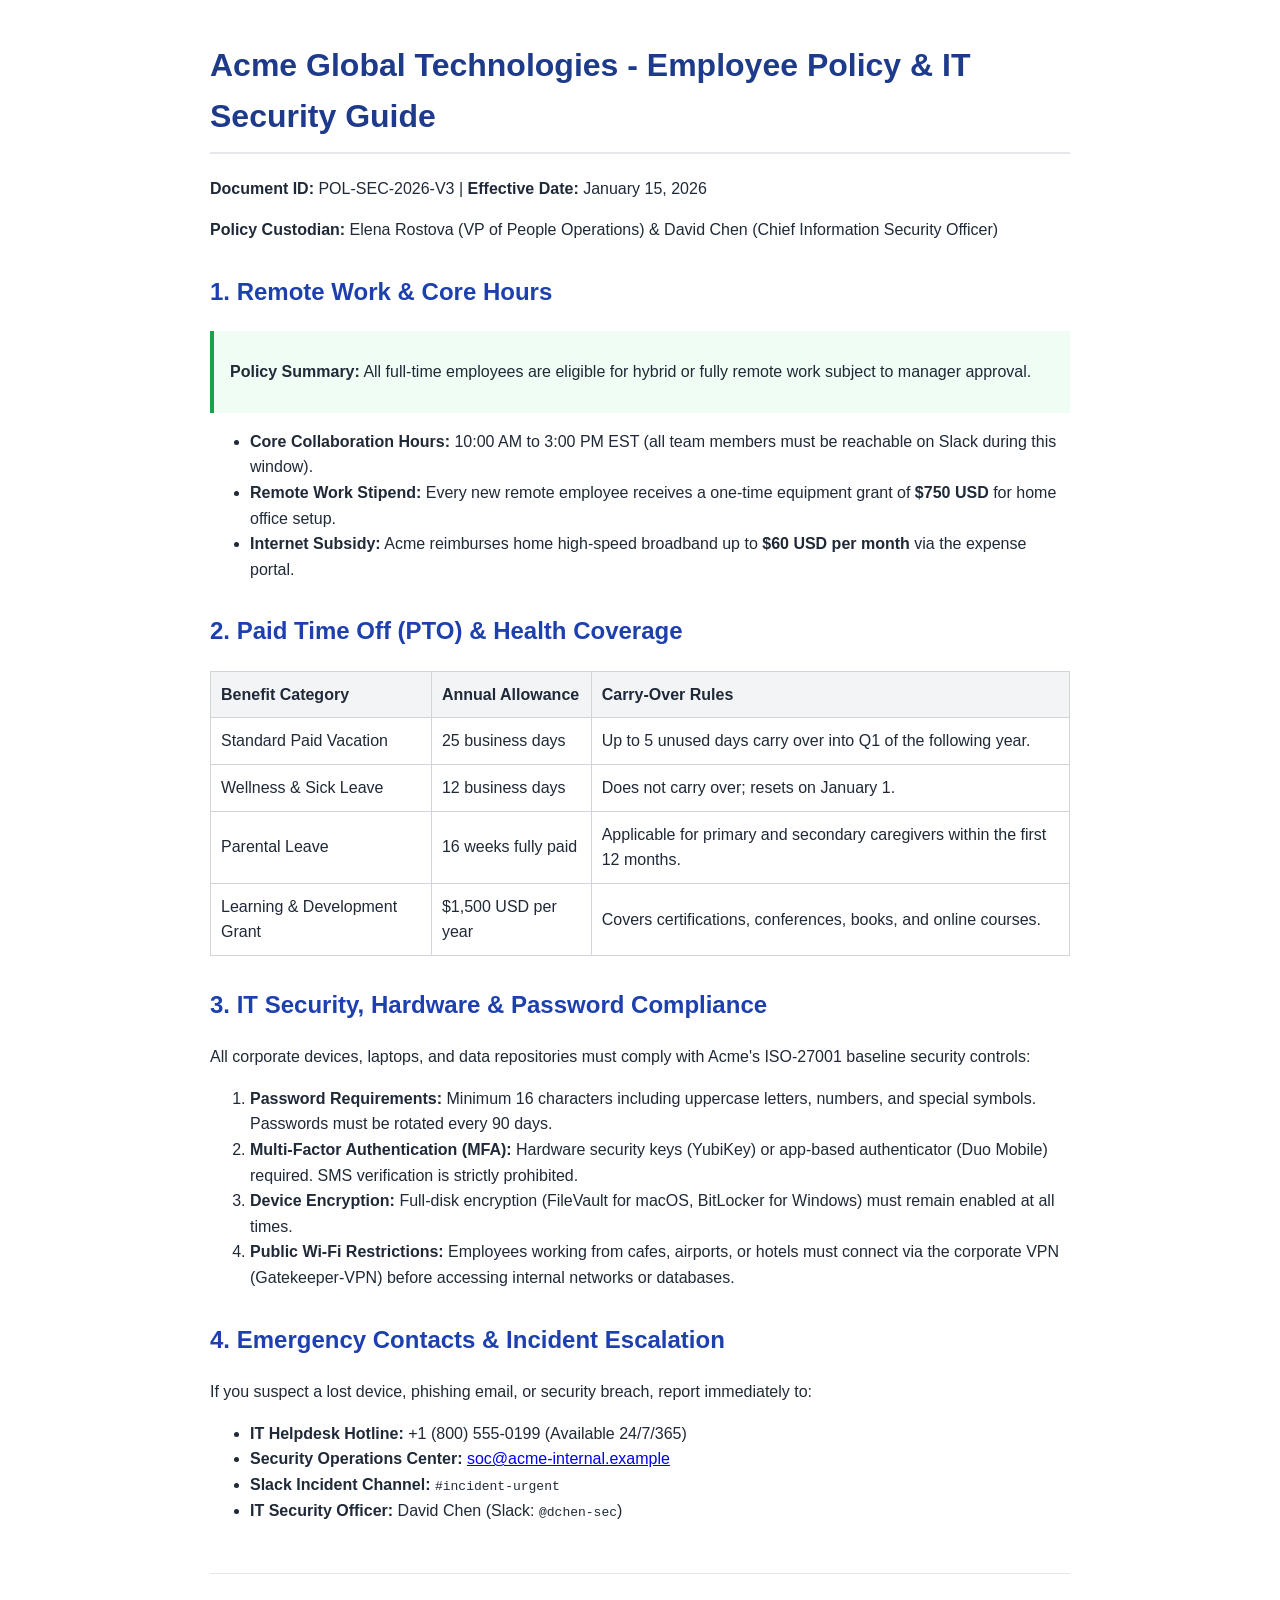
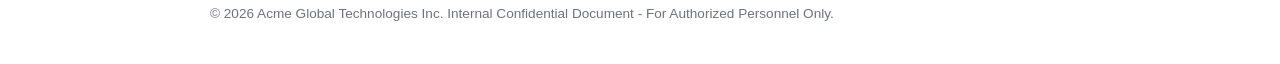
<file: sample_files/sample_policy_faq.html>
<!DOCTYPE html>
<html lang="en">
<head>
  <meta charset="UTF-8">
  <meta name="viewport" content="width=device-width, initial-scale=1.0">
  <title>Acme Corp - Employee Handbook & IT Security FAQ</title>
  <style>
    /* Internal styling to test extractor style tag stripping */
    body {
      font-family: -apple-system, BlinkMacSystemFont, "Segoe UI", Roboto, sans-serif;
      line-height: 1.6;
      color: #1f2937;
      max-width: 860px;
      margin: 40px auto;
      padding: 0 20px;
    }
    h1 { color: #1e3a8a; border-bottom: 2px solid #e5e7eb; padding-bottom: 10px; }
    h2 { color: #1e40af; margin-top: 30px; }
    .policy-box { background: #f0fdf4; border-left: 4px solid #16a34a; padding: 12px 16px; margin: 16px 0; }
    table { width: 100%; border-collapse: collapse; margin: 20px 0; }
    th, td { border: 1px solid #d1d5db; padding: 10px; text-align: left; }
    th { background: #f3f4f6; }
    footer { margin-top: 50px; font-size: 0.85em; color: #6b7280; border-top: 1px solid #e5e7eb; padding-top: 15px; }
  </style>
  <script>
    // Embedded script to test extractor script tag stripping
    console.log("Analytics tracker initialized - this should not appear in RAG text.");
  </script>
</head>
<body>

  <header>
    <h1>Acme Global Technologies - Employee Policy & IT Security Guide</h1>
    <p><strong>Document ID:</strong> POL-SEC-2026-V3 | <strong>Effective Date:</strong> January 15, 2026</p>
    <p><strong>Policy Custodian:</strong> Elena Rostova (VP of People Operations) & David Chen (Chief Information Security Officer)</p>
  </header>

  <section id="workplace-policy">
    <h2>1. Remote Work & Core Hours</h2>
    <div class="policy-box">
      <p><strong>Policy Summary:</strong> All full-time employees are eligible for hybrid or fully remote work subject to manager approval.</p>
    </div>
    <ul>
      <li><strong>Core Collaboration Hours:</strong> 10:00 AM to 3:00 PM EST (all team members must be reachable on Slack during this window).</li>
      <li><strong>Remote Work Stipend:</strong> Every new remote employee receives a one-time equipment grant of <strong>$750 USD</strong> for home office setup.</li>
      <li><strong>Internet Subsidy:</strong> Acme reimburses home high-speed broadband up to <strong>$60 USD per month</strong> via the expense portal.</li>
    </ul>
  </section>

  <section id="leave-benefits">
    <h2>2. Paid Time Off (PTO) & Health Coverage</h2>
    <table>
      <thead>
        <tr>
          <th>Benefit Category</th>
          <th>Annual Allowance</th>
          <th>Carry-Over Rules</th>
        </tr>
      </thead>
      <tbody>
        <tr>
          <td>Standard Paid Vacation</td>
          <td>25 business days</td>
          <td>Up to 5 unused days carry over into Q1 of the following year.</td>
        </tr>
        <tr>
          <td>Wellness & Sick Leave</td>
          <td>12 business days</td>
          <td>Does not carry over; resets on January 1.</td>
        </tr>
        <tr>
          <td>Parental Leave</td>
          <td>16 weeks fully paid</td>
          <td>Applicable for primary and secondary caregivers within the first 12 months.</td>
        </tr>
        <tr>
          <td>Learning & Development Grant</td>
          <td>$1,500 USD per year</td>
          <td>Covers certifications, conferences, books, and online courses.</td>
        </tr>
      </tbody>
    </table>
  </section>

  <section id="it-security">
    <h2>3. IT Security, Hardware & Password Compliance</h2>
    <p>All corporate devices, laptops, and data repositories must comply with Acme's ISO-27001 baseline security controls:</p>
    <ol>
      <li><strong>Password Requirements:</strong> Minimum 16 characters including uppercase letters, numbers, and special symbols. Passwords must be rotated every 90 days.</li>
      <li><strong>Multi-Factor Authentication (MFA):</strong> Hardware security keys (YubiKey) or app-based authenticator (Duo Mobile) required. SMS verification is strictly prohibited.</li>
      <li><strong>Device Encryption:</strong> Full-disk encryption (FileVault for macOS, BitLocker for Windows) must remain enabled at all times.</li>
      <li><strong>Public Wi-Fi Restrictions:</strong> Employees working from cafes, airports, or hotels must connect via the corporate VPN (Gatekeeper-VPN) before accessing internal networks or databases.</li>
    </ol>
  </section>

  <section id="incident-reporting">
    <h2>4. Emergency Contacts & Incident Escalation</h2>
    <p>If you suspect a lost device, phishing email, or security breach, report immediately to:</p>
    <ul>
      <li><strong>IT Helpdesk Hotline:</strong> +1 (800) 555-0199 (Available 24/7/365)</li>
      <li><strong>Security Operations Center:</strong> <a href="mailto:soc@acme-internal.example">soc@acme-internal.example</a></li>
      <li><strong>Slack Incident Channel:</strong> <code>#incident-urgent</code></li>
      <li><strong>IT Security Officer:</strong> David Chen (Slack: <code>@dchen-sec</code>)</li>
    </ul>
  </section>

  <footer>
    <p>&copy; 2026 Acme Global Technologies Inc. Internal Confidential Document - For Authorized Personnel Only.</p>
  </footer>

</body>
</html>
</file>
